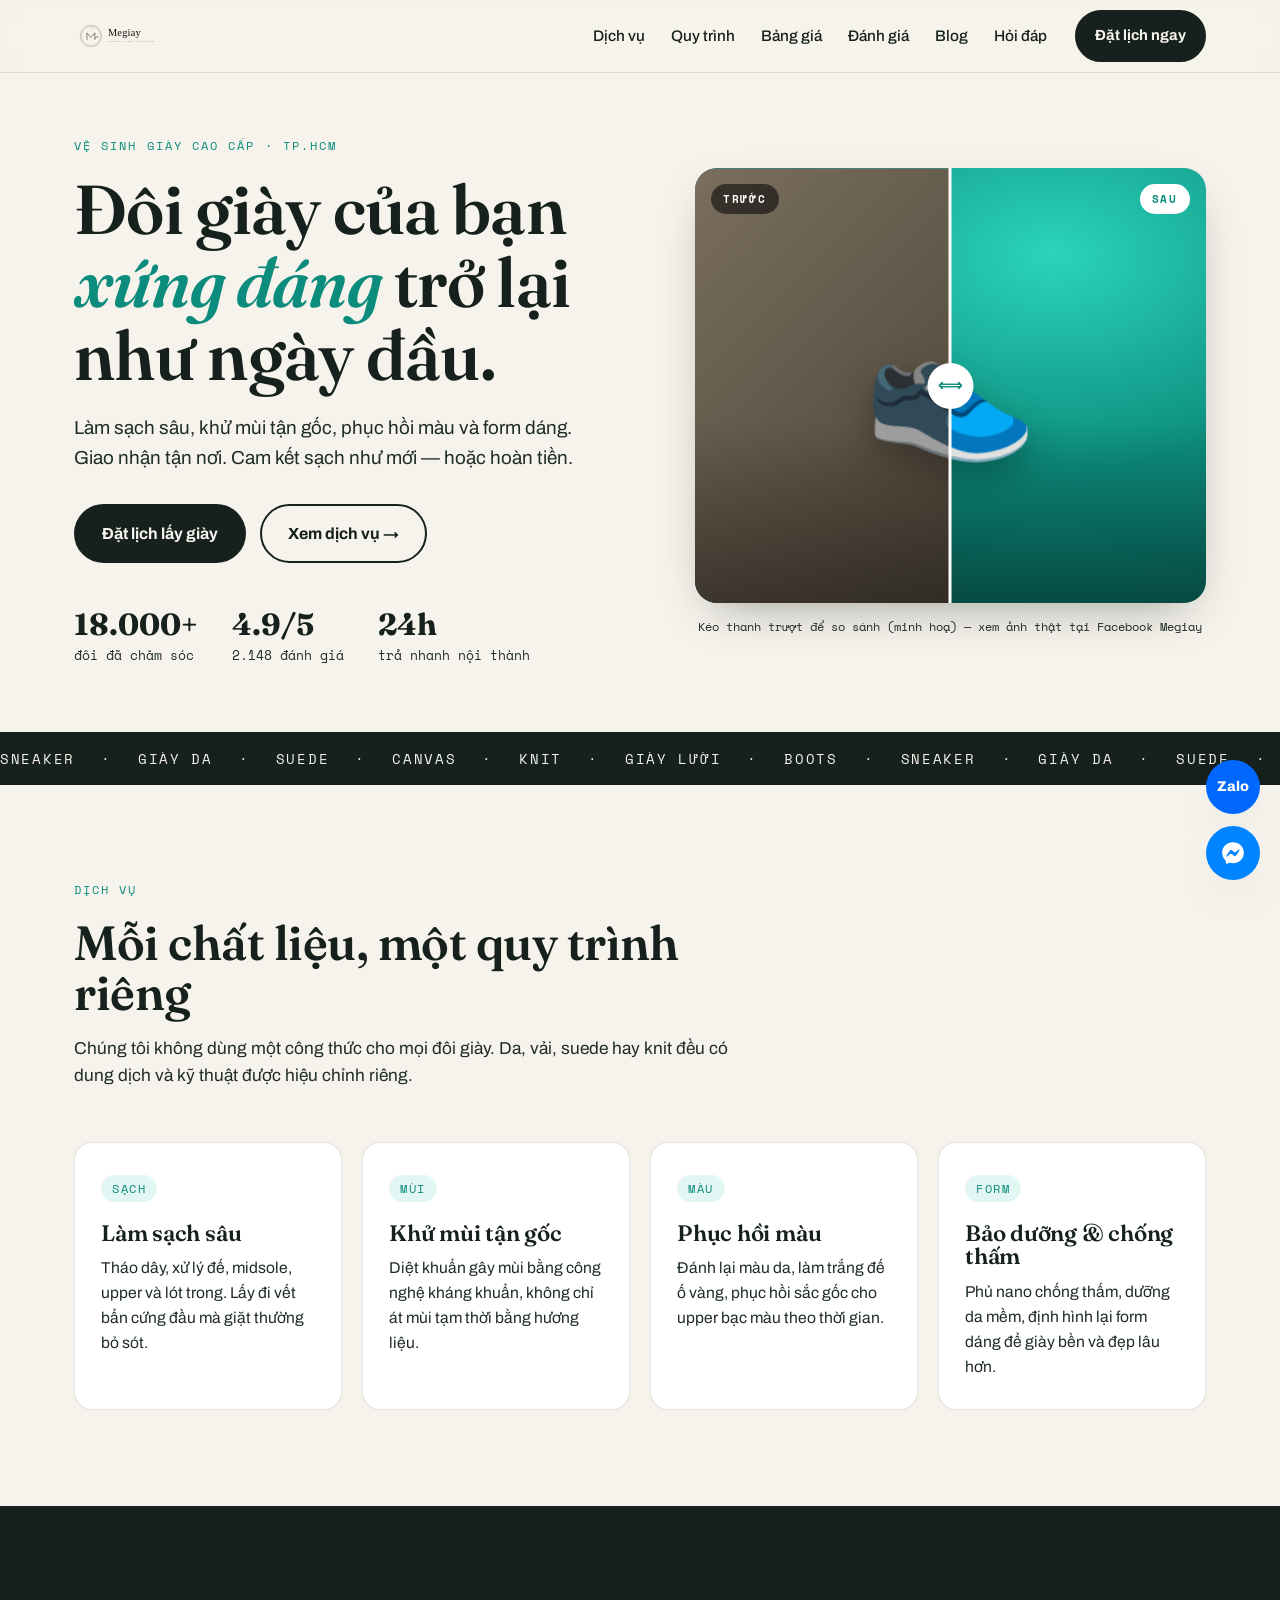
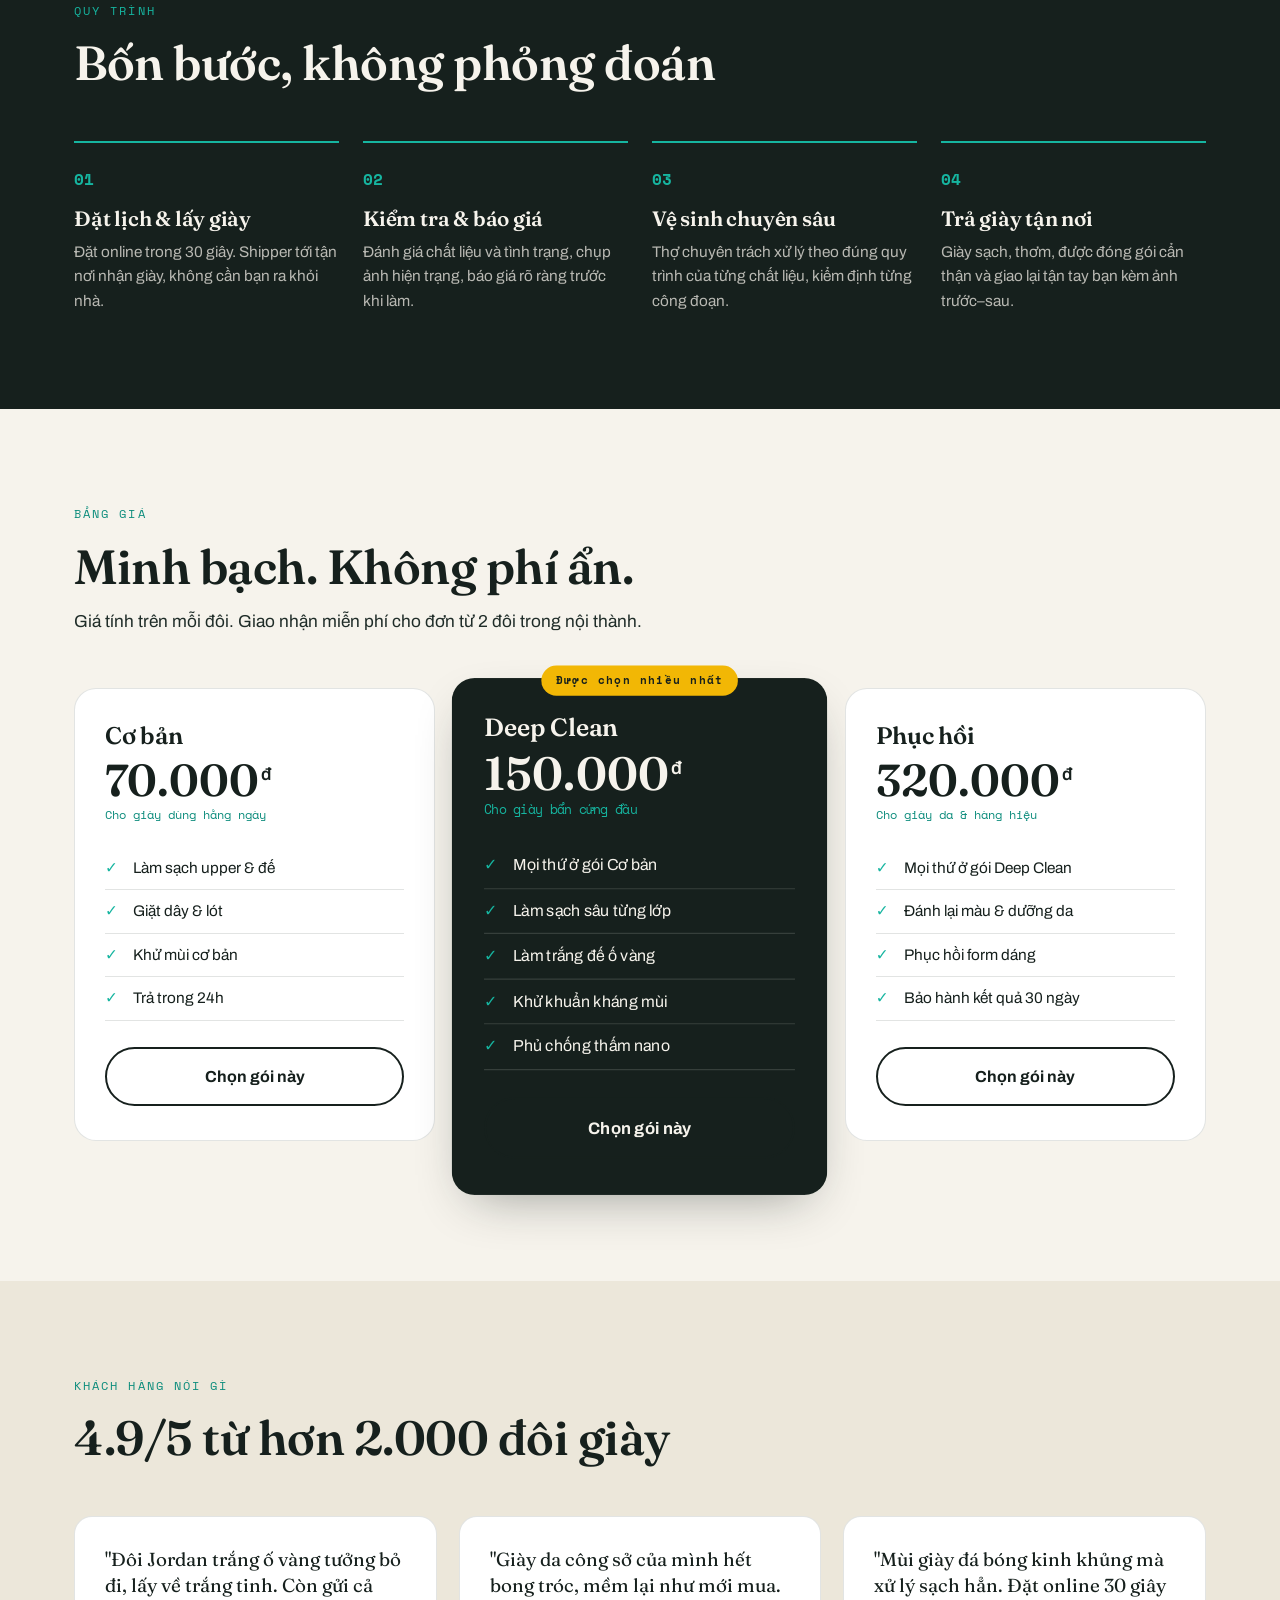
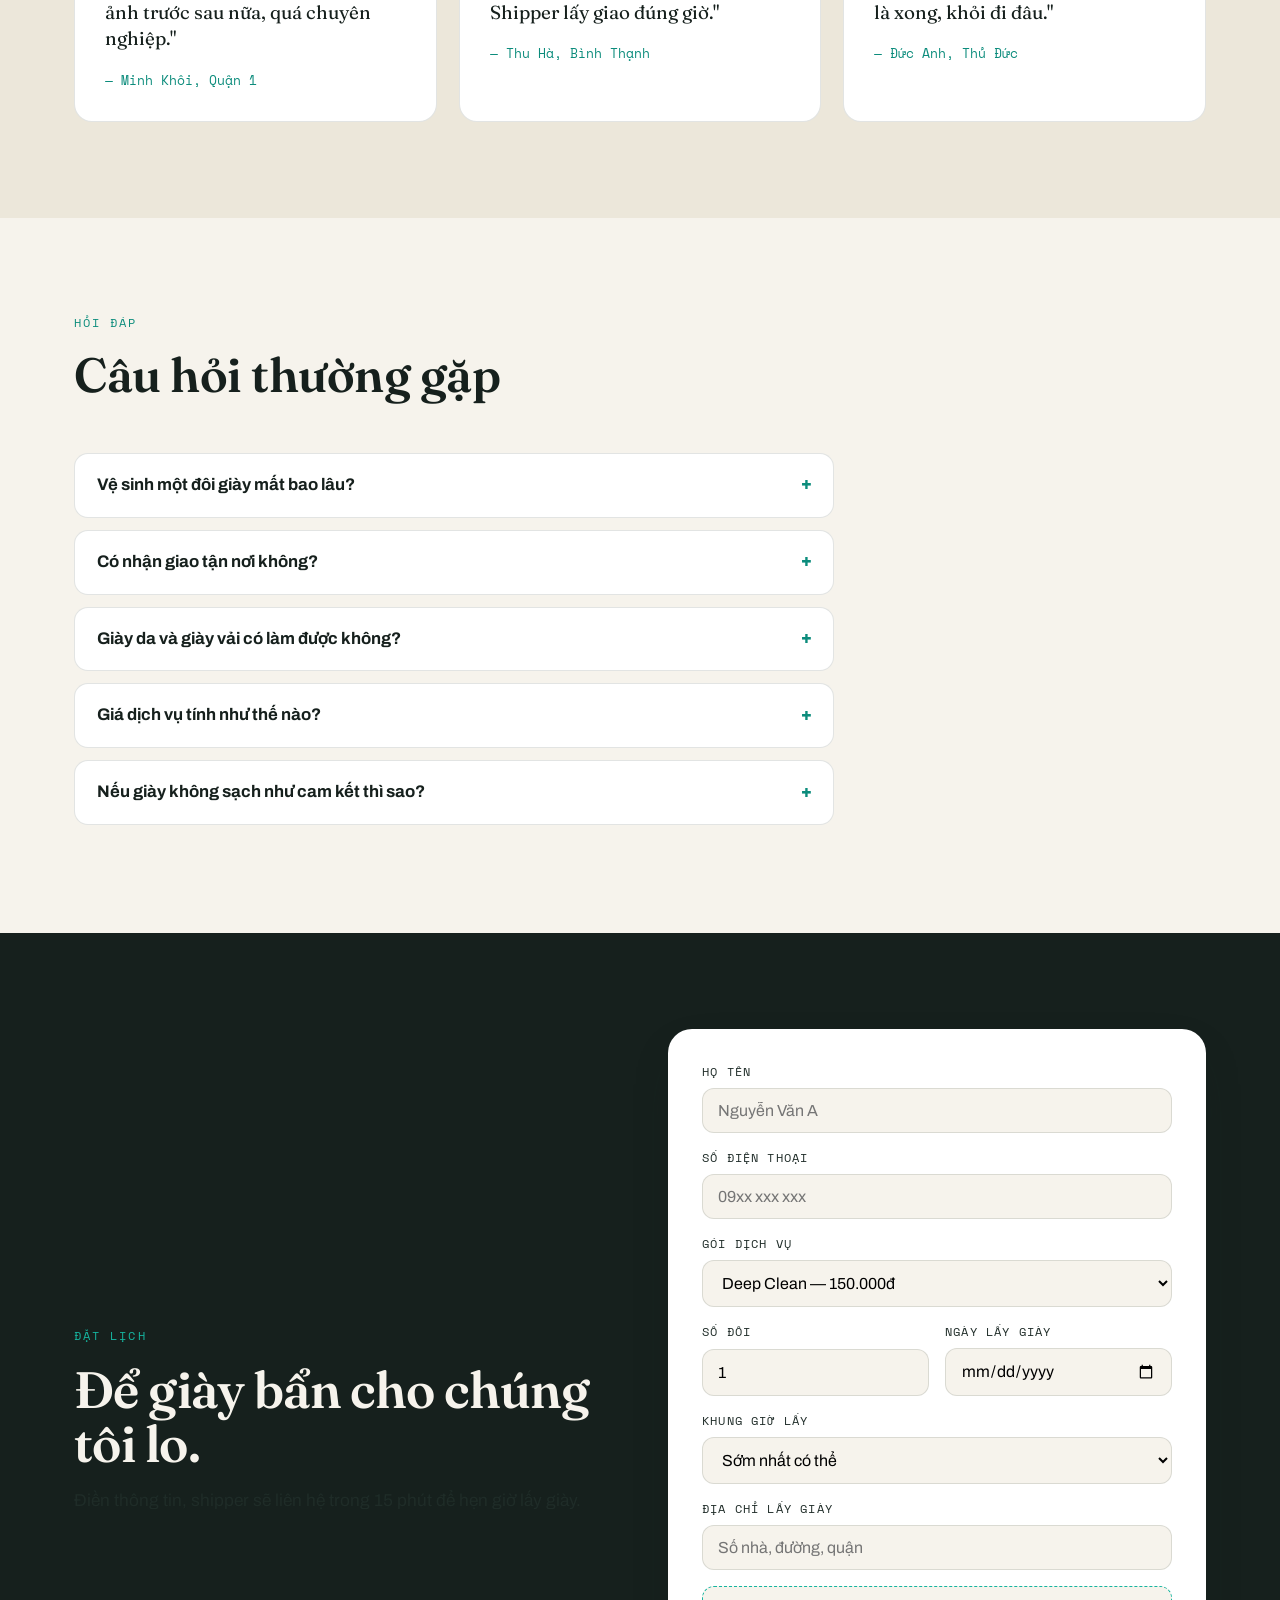
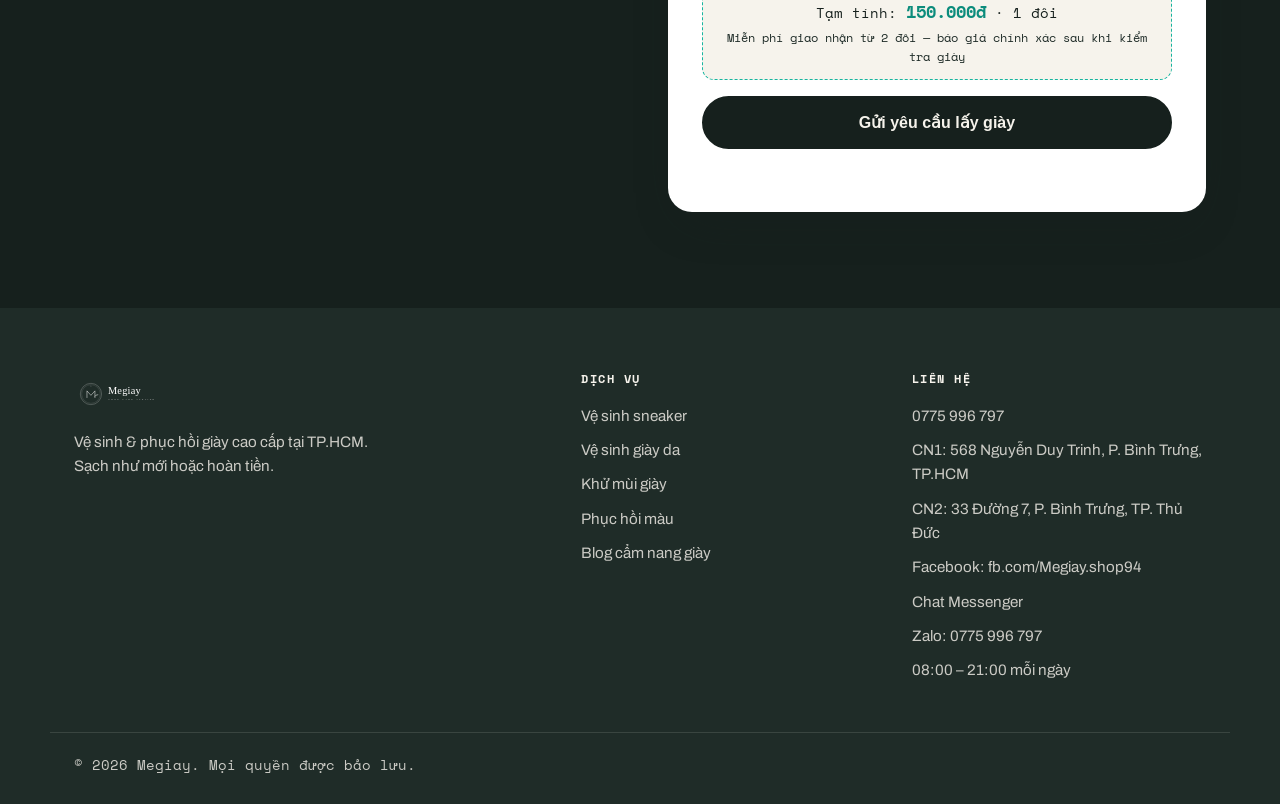
<file: index.html>
<!DOCTYPE html>
<html lang="vi">
<head>
<meta charset="UTF-8">
<meta name="viewport" content="width=device-width, initial-scale=1.0">

<!-- Google Analytics 4 -->
<script async src="https://www.googletagmanager.com/gtag/js?id=G-E467NPGTGD"></script>
<script>
  window.dataLayer = window.dataLayer || [];
  function gtag(){dataLayer.push(arguments);}
  gtag('js', new Date());
  gtag('config', 'G-E467NPGTGD');
</script>

<!-- Primary SEO -->
<title>Megiay — Dịch Vụ Vệ Sinh Giày Cao Cấp tại TP.HCM | Sạch Như Mới</title>
<meta name="description" content="Dịch vụ vệ sinh giày sneaker, giày da, giày lười chuyên nghiệp tại TP.HCM. Làm sạch sâu, khử mùi, phục hồi màu, bảo dưỡng. Nhận giao tận nơi, cam kết sạch như mới hoặc hoàn tiền.">
<meta name="keywords" content="vệ sinh giày, giặt giày, vệ sinh giày sneaker, làm sạch giày da, vệ sinh giày tphcm, giặt giày tận nơi, phục hồi giày, khử mùi giày">
<meta name="robots" content="index, follow, max-image-preview:large">
<meta name="author" content="Megiay">
<link rel="canonical" href="https://megiay.vercel.app/">
<link rel="icon" type="image/png" sizes="32x32" href="favicon-32.png">
<link rel="apple-touch-icon" sizes="180x180" href="favicon-180.png">

<!-- Open Graph -->
<meta property="og:type" content="website">
<meta property="og:locale" content="vi_VN">
<meta property="og:site_name" content="Megiay">
<meta property="og:title" content="Megiay — Vệ Sinh Giày Cao Cấp tại TP.HCM">
<meta property="og:description" content="Làm sạch sâu, khử mùi, phục hồi màu giày. Nhận & giao tận nơi. Cam kết sạch như mới hoặc hoàn tiền.">
<meta property="og:url" content="https://megiay.vercel.app/">
<meta property="og:image" content="https://megiay.vercel.app/images/og-cover.jpg">

<!-- Twitter -->
<meta name="twitter:card" content="summary_large_image">
<meta name="twitter:title" content="Megiay — Vệ Sinh Giày Cao Cấp">
<meta name="twitter:description" content="Làm sạch sâu, khử mùi, phục hồi màu giày tại TP.HCM. Sạch như mới hoặc hoàn tiền.">

<link rel="preconnect" href="https://fonts.googleapis.com">
<link rel="preconnect" href="https://fonts.gstatic.com" crossorigin>
<link href="https://fonts.googleapis.com/css2?family=Archivo:wght@400;500;700;800&family=Fraunces:opsz,wght@9..144,400;9..144,600;9..144,700&family=Space+Mono:wght@400;700&display=swap" rel="stylesheet">
<link rel="stylesheet" href="assets/css/style.css">

<!-- Structured Data: LocalBusiness -->
<script type="application/ld+json">
{
  "@context": "https://schema.org",
  "@type": "LocalBusiness",
  "name": "Megiay",
  "image": "https://megiay.vercel.app/images/og-cover.jpg",
  "description": "Dịch vụ vệ sinh, làm sạch và phục hồi giày sneaker, giày da chuyên nghiệp tại TP.HCM.",
  "@id": "https://megiay.vercel.app/",
  "url": "https://megiay.vercel.app/",
  "telephone": "+84775996797",
  "priceRange": "₫₫",
  "address": {
    "@type": "PostalAddress",
    "streetAddress": "568 Nguyễn Duy Trinh, Phường Bình Trưng",
    "addressLocality": "TP. Hồ Chí Minh",
    "addressCountry": "VN"
  },
  "geo": { "@type": "GeoCoordinates", "latitude": 10.787894, "longitude": 106.776201 },
  "hasMap": "https://www.google.com/maps?q=10.787894,106.776201",
  "sameAs": ["https://www.facebook.com/Megiay.shop94", "https://zalo.me/0775996797"],
  "openingHoursSpecification": {
    "@type": "OpeningHoursSpecification",
    "dayOfWeek": ["Monday","Tuesday","Wednesday","Thursday","Friday","Saturday","Sunday"],
    "opens": "08:00", "closes": "21:00"
  },
  "aggregateRating": { "@type": "AggregateRating", "ratingValue": "4.9", "reviewCount": "2148" }
}
</script>
<!-- Structured Data: LocalBusiness — Chi nhánh Thủ Đức -->
<script type="application/ld+json">
{
  "@context": "https://schema.org",
  "@type": "LocalBusiness",
  "name": "Megiay — Chi nhánh Thủ Đức",
  "image": "https://megiay.vercel.app/images/og-cover.jpg",
  "description": "Chi nhánh vệ sinh, làm sạch và phục hồi giày Megiay tại TP. Thủ Đức.",
  "@id": "https://megiay.vercel.app/#thuduc",
  "url": "https://megiay.vercel.app/",
  "telephone": "+84775996797",
  "priceRange": "₫₫",
  "parentOrganization": { "@type": "Organization", "name": "Megiay", "@id": "https://megiay.vercel.app/" },
  "address": {
    "@type": "PostalAddress",
    "streetAddress": "33 Đường 7, Phường Bình Trưng",
    "addressLocality": "TP. Thủ Đức, TP. Hồ Chí Minh",
    "addressCountry": "VN"
  },
  "hasMap": "https://maps.app.goo.gl/b6y9tKa2bbrD2FoD6",
  "openingHoursSpecification": {
    "@type": "OpeningHoursSpecification",
    "dayOfWeek": ["Monday","Tuesday","Wednesday","Thursday","Friday","Saturday","Sunday"],
    "opens": "08:00", "closes": "21:00"
  }
}
</script>
<!-- Structured Data: Services -->
<script type="application/ld+json">
{
  "@context": "https://schema.org",
  "@type": "Service",
  "serviceType": "Vệ sinh giày",
  "provider": { "@type": "LocalBusiness", "name": "Megiay" },
  "areaServed": { "@type": "City", "name": "TP. Hồ Chí Minh" },
  "hasOfferCatalog": {
    "@type": "OfferCatalog",
    "name": "Bảng dịch vụ vệ sinh giày",
    "itemListElement": [
      { "@type": "Offer", "itemOffered": { "@type": "Service", "name": "Vệ sinh cơ bản" }, "price": "70000", "priceCurrency": "VND" },
      { "@type": "Offer", "itemOffered": { "@type": "Service", "name": "Làm sạch sâu (Deep Clean)" }, "price": "150000", "priceCurrency": "VND" },
      { "@type": "Offer", "itemOffered": { "@type": "Service", "name": "Phục hồi & bảo dưỡng" }, "price": "320000", "priceCurrency": "VND" }
    ]
  }
}
</script>
<!-- Structured Data: FAQ -->
<script type="application/ld+json">
{
  "@context": "https://schema.org",
  "@type": "FAQPage",
  "mainEntity": [
    { "@type": "Question", "name": "Vệ sinh một đôi giày mất bao lâu?", "acceptedAnswer": { "@type": "Answer", "text": "Gói cơ bản hoàn thành trong 24 giờ. Làm sạch sâu và phục hồi cần 48–72 giờ tùy tình trạng giày." } },
    { "@type": "Question", "name": "Có nhận giao tận nơi không?", "acceptedAnswer": { "@type": "Answer", "text": "Có. Chúng tôi nhận và giao tận nơi trong nội thành TP.HCM, miễn phí cho đơn từ 2 đôi." } },
    { "@type": "Question", "name": "Giày da và giày vải có làm được không?", "acceptedAnswer": { "@type": "Answer", "text": "Được. Mỗi chất liệu có quy trình và dung dịch riêng: da, lộn, vải canvas, suede, knit." } },
    { "@type": "Question", "name": "Giá dịch vụ tính như thế nào?", "acceptedAnswer": { "@type": "Answer", "text": "Giá tính trên mỗi đôi: Cơ bản 70.000đ, Deep Clean 150.000đ, Phục hồi 320.000đ. Giao nhận miễn phí cho đơn từ 2 đôi trong nội thành TP.HCM, không phí ẩn." } },
    { "@type": "Question", "name": "Nếu giày không sạch như cam kết thì sao?", "acceptedAnswer": { "@type": "Answer", "text": "Chúng tôi cam kết sạch như mới hoặc hoàn tiền 100%. Gói Phục hồi còn được bảo hành kết quả 30 ngày." } }
  ]
}
</script>
</head>
<body>

<a class="skip-link" href="#main">Bỏ qua tới nội dung chính</a>

<header class="nav" id="top">
  <div class="wrap nav__inner">
    <a href="#top" class="brand" aria-label="Megiay trang chủ">
      <img src="assets/logo/megiay-horizontal-transparent.svg" alt="Megiay" class="brand__logo">
    </a>
    <nav class="nav__links" id="navLinks" aria-label="Điều hướng chính">
      <a href="#services">Dịch vụ</a>
      <a href="#process">Quy trình</a>
      <a href="#pricing">Bảng giá</a>
      <a href="#reviews">Đánh giá</a>
      <a href="blog/">Blog</a>
      <a href="#faq">Hỏi đáp</a>
    </nav>
    <a href="#book" class="btn btn--sm">Đặt lịch ngay</a>
    <button class="nav__burger" id="navBurger" aria-label="Mở menu" aria-expanded="false" aria-controls="navLinks">
      <span></span><span></span><span></span>
    </button>
  </div>
</header>

<main id="main">

<!-- HERO -->
<section class="hero">
  <div class="wrap hero__grid">
    <div class="hero__copy">
      <p class="eyebrow">Vệ sinh giày cao cấp · TP.HCM</p>
      <h1>Đôi giày của bạn<br><em>xứng đáng</em> trở lại<br>như ngày đầu.</h1>
      <p class="lede">Làm sạch sâu, khử mùi tận gốc, phục hồi màu và form dáng. Giao nhận tận nơi. Cam kết sạch như mới — hoặc hoàn tiền.</p>
      <div class="hero__cta">
        <a href="#book" class="btn">Đặt lịch lấy giày</a>
        <a href="#services" class="btn btn--ghost">Xem dịch vụ →</a>
      </div>
      <ul class="hero__stats">
        <li><strong>18.000+</strong><span>đôi đã chăm sóc</span></li>
        <li><strong>4.9/5</strong><span>2.148 đánh giá</span></li>
        <li><strong>24h</strong><span>trả nhanh nội thành</span></li>
      </ul>
    </div>

    <figure class="ba" aria-label="So sánh giày trước và sau khi vệ sinh">
      <div class="ba__stage" id="ba">
        <div class="ba__after" aria-hidden="true"><span class="ba__tag ba__tag--after">SAU</span></div>
        <div class="ba__before" id="baBefore" aria-hidden="true"><span class="ba__tag ba__tag--before">TRƯỚC</span></div>
        <div class="ba__handle" id="baHandle"><span></span></div>
        <input class="ba__range" id="baRange" type="range" min="0" max="100" value="50" aria-label="Kéo để so sánh trước và sau">
      </div>
      <figcaption>Kéo thanh trượt để so sánh (minh hoạ) — xem ảnh thật tại Facebook Megiay</figcaption>
    </figure>
  </div>
  <div class="marquee" aria-hidden="true">
    <div class="marquee__track">
      <span>SNEAKER</span><span>·</span><span>GIÀY DA</span><span>·</span><span>SUEDE</span><span>·</span><span>CANVAS</span><span>·</span><span>KNIT</span><span>·</span><span>GIÀY LƯỜI</span><span>·</span><span>BOOTS</span><span>·</span>
      <span>SNEAKER</span><span>·</span><span>GIÀY DA</span><span>·</span><span>SUEDE</span><span>·</span><span>CANVAS</span><span>·</span><span>KNIT</span><span>·</span><span>GIÀY LƯỜI</span><span>·</span><span>BOOTS</span><span>·</span>
    </div>
  </div>
</section>

<!-- SERVICES -->
<section class="block" id="services">
  <div class="wrap">
    <header class="block__head">
      <p class="eyebrow">Dịch vụ</p>
      <h2>Mỗi chất liệu, một quy trình riêng</h2>
      <p class="block__sub">Chúng tôi không dùng một công thức cho mọi đôi giày. Da, vải, suede hay knit đều có dung dịch và kỹ thuật được hiệu chỉnh riêng.</p>
    </header>
    <div class="cards">
      <article class="card">
        <span class="card__no">Sạch</span>
        <h3>Làm sạch sâu</h3>
        <p>Tháo dây, xử lý đế, midsole, upper và lót trong. Lấy đi vết bẩn cứng đầu mà giặt thường bỏ sót.</p>
      </article>
      <article class="card">
        <span class="card__no">Mùi</span>
        <h3>Khử mùi tận gốc</h3>
        <p>Diệt khuẩn gây mùi bằng công nghệ kháng khuẩn, không chỉ át mùi tạm thời bằng hương liệu.</p>
      </article>
      <article class="card">
        <span class="card__no">Màu</span>
        <h3>Phục hồi màu</h3>
        <p>Đánh lại màu da, làm trắng đế ố vàng, phục hồi sắc gốc cho upper bạc màu theo thời gian.</p>
      </article>
      <article class="card">
        <span class="card__no">Form</span>
        <h3>Bảo dưỡng & chống thấm</h3>
        <p>Phủ nano chống thấm, dưỡng da mềm, định hình lại form dáng để giày bền và đẹp lâu hơn.</p>
      </article>
    </div>
  </div>
</section>

<!-- PROCESS -->
<section class="block block--ink" id="process">
  <div class="wrap">
    <header class="block__head">
      <p class="eyebrow eyebrow--light">Quy trình</p>
      <h2>Bốn bước, không phỏng đoán</h2>
    </header>
    <ol class="steps">
      <li class="step"><span class="step__n">01</span><h3>Đặt lịch & lấy giày</h3><p>Đặt online trong 30 giây. Shipper tới tận nơi nhận giày, không cần bạn ra khỏi nhà.</p></li>
      <li class="step"><span class="step__n">02</span><h3>Kiểm tra & báo giá</h3><p>Đánh giá chất liệu và tình trạng, chụp ảnh hiện trạng, báo giá rõ ràng trước khi làm.</p></li>
      <li class="step"><span class="step__n">03</span><h3>Vệ sinh chuyên sâu</h3><p>Thợ chuyên trách xử lý theo đúng quy trình của từng chất liệu, kiểm định từng công đoạn.</p></li>
      <li class="step"><span class="step__n">04</span><h3>Trả giày tận nơi</h3><p>Giày sạch, thơm, được đóng gói cẩn thận và giao lại tận tay bạn kèm ảnh trước–sau.</p></li>
    </ol>
  </div>
</section>

<!-- PRICING -->
<section class="block" id="pricing">
  <div class="wrap">
    <header class="block__head">
      <p class="eyebrow">Bảng giá</p>
      <h2>Minh bạch. Không phí ẩn.</h2>
      <p class="block__sub">Giá tính trên mỗi đôi. Giao nhận miễn phí cho đơn từ 2 đôi trong nội thành.</p>
    </header>
    <div class="plans">
      <article class="plan">
        <h3>Cơ bản</h3>
        <p class="plan__price">70.000<span>đ</span></p>
        <p class="plan__for">Cho giày dùng hằng ngày</p>
        <ul>
          <li>Làm sạch upper & đế</li>
          <li>Giặt dây & lót</li>
          <li>Khử mùi cơ bản</li>
          <li>Trả trong 24h</li>
        </ul>
        <a href="#book" class="btn btn--ghost btn--full">Chọn gói này</a>
      </article>
      <article class="plan plan--featured">
        <span class="plan__badge">Được chọn nhiều nhất</span>
        <h3>Deep Clean</h3>
        <p class="plan__price">150.000<span>đ</span></p>
        <p class="plan__for">Cho giày bẩn cứng đầu</p>
        <ul>
          <li>Mọi thứ ở gói Cơ bản</li>
          <li>Làm sạch sâu từng lớp</li>
          <li>Làm trắng đế ố vàng</li>
          <li>Khử khuẩn kháng mùi</li>
          <li>Phủ chống thấm nano</li>
        </ul>
        <a href="#book" class="btn btn--full">Chọn gói này</a>
      </article>
      <article class="plan">
        <h3>Phục hồi</h3>
        <p class="plan__price">320.000<span>đ</span></p>
        <p class="plan__for">Cho giày da & hàng hiệu</p>
        <ul>
          <li>Mọi thứ ở gói Deep Clean</li>
          <li>Đánh lại màu & dưỡng da</li>
          <li>Phục hồi form dáng</li>
          <li>Bảo hành kết quả 30 ngày</li>
        </ul>
        <a href="#book" class="btn btn--ghost btn--full">Chọn gói này</a>
      </article>
    </div>
  </div>
</section>

<!-- REVIEWS -->
<section class="block block--soft" id="reviews">
  <div class="wrap">
    <header class="block__head">
      <p class="eyebrow">Khách hàng nói gì</p>
      <h2>4.9/5 từ hơn 2.000 đôi giày</h2>
    </header>
    <div class="quotes">
      <blockquote class="quote">
        <p>"Đôi Jordan trắng ố vàng tưởng bỏ đi, lấy về trắng tinh. Còn gửi cả ảnh trước sau nữa, quá chuyên nghiệp."</p>
        <footer>— Minh Khôi, Quận 1</footer>
      </blockquote>
      <blockquote class="quote">
        <p>"Giày da công sở của mình hết bong tróc, mềm lại như mới mua. Shipper lấy giao đúng giờ."</p>
        <footer>— Thu Hà, Bình Thạnh</footer>
      </blockquote>
      <blockquote class="quote">
        <p>"Mùi giày đá bóng kinh khủng mà xử lý sạch hẳn. Đặt online 30 giây là xong, khỏi đi đâu."</p>
        <footer>— Đức Anh, Thủ Đức</footer>
      </blockquote>
    </div>
  </div>
</section>

<!-- FAQ -->
<section class="block" id="faq">
  <div class="wrap">
    <header class="block__head">
      <p class="eyebrow">Hỏi đáp</p>
      <h2>Câu hỏi thường gặp</h2>
    </header>
    <div class="faq">
      <details class="faq__item">
        <summary>Vệ sinh một đôi giày mất bao lâu?</summary>
        <p>Gói cơ bản hoàn thành trong 24 giờ. Làm sạch sâu và phục hồi cần 48–72 giờ tùy tình trạng giày.</p>
      </details>
      <details class="faq__item">
        <summary>Có nhận giao tận nơi không?</summary>
        <p>Có. Chúng tôi nhận và giao tận nơi trong nội thành TP.HCM, miễn phí cho đơn từ 2 đôi.</p>
      </details>
      <details class="faq__item">
        <summary>Giày da và giày vải có làm được không?</summary>
        <p>Được. Mỗi chất liệu có quy trình và dung dịch riêng: da, lộn, vải canvas, suede, knit.</p>
      </details>
      <details class="faq__item">
        <summary>Giá dịch vụ tính như thế nào?</summary>
        <p>Giá tính trên mỗi đôi: Cơ bản 70.000đ, Deep Clean 150.000đ, Phục hồi 320.000đ. Giao nhận miễn phí cho đơn từ 2 đôi trong nội thành TP.HCM, không phí ẩn.</p>
      </details>
      <details class="faq__item">
        <summary>Nếu giày không sạch như cam kết thì sao?</summary>
        <p>Chúng tôi cam kết sạch như mới hoặc hoàn tiền 100%. Gói Phục hồi còn được bảo hành kết quả 30 ngày.</p>
      </details>
    </div>
  </div>
</section>

<!-- BOOK / CTA -->
<section class="block book" id="book">
  <div class="wrap book__inner">
    <div class="book__copy">
      <p class="eyebrow eyebrow--light">Đặt lịch</p>
      <h2>Để giày bẩn cho chúng tôi lo.</h2>
      <p class="block__sub">Điền thông tin, shipper sẽ liên hệ trong 15 phút để hẹn giờ lấy giày.</p>
    </div>
    <form class="book__form" id="bookForm" novalidate>
      <input type="text" name="website" tabindex="-1" autocomplete="off" aria-hidden="true" style="position:absolute;left:-9999px;width:1px;height:1px;opacity:0">
      <div class="field">
        <label for="name">Họ tên</label>
        <input id="name" name="name" type="text" required autocomplete="name" placeholder="Nguyễn Văn A">
      </div>
      <div class="field">
        <label for="phone">Số điện thoại</label>
        <input id="phone" name="phone" type="tel" required autocomplete="tel" placeholder="09xx xxx xxx" maxlength="16">
      </div>
      <div class="field">
        <label for="service">Gói dịch vụ</label>
        <select id="service" name="service">
          <option>Cơ bản — 70.000đ</option>
          <option selected>Deep Clean — 150.000đ</option>
          <option>Phục hồi — 320.000đ</option>
          <option>Tư vấn thêm</option>
        </select>
      </div>
      <div class="form__row">
        <div class="field">
          <label for="pairs">Số đôi</label>
          <input id="pairs" name="pairs" type="number" min="1" max="20" value="1" inputmode="numeric">
        </div>
        <div class="field">
          <label for="pickupDate">Ngày lấy giày</label>
          <input id="pickupDate" name="pickupDate" type="date">
        </div>
      </div>
      <div class="field">
        <label for="slot">Khung giờ lấy</label>
        <select id="slot" name="slot">
          <option selected>Sớm nhất có thể</option>
          <option>Sáng (8h–12h)</option>
          <option>Chiều (12h–17h)</option>
          <option>Tối (17h–21h)</option>
        </select>
      </div>
      <div class="field">
        <label for="addr">Địa chỉ lấy giày</label>
        <input id="addr" name="addr" type="text" autocomplete="street-address" placeholder="Số nhà, đường, quận">
      </div>
      <p class="estimate" id="estimate" aria-live="polite"></p>
      <button class="btn btn--full" type="submit">Gửi yêu cầu lấy giày</button>
      <p class="book__note" id="formMsg" role="status"></p>
    </form>
  </div>
</section>

</main>

<footer class="foot">
  <div class="wrap foot__grid">
    <div>
      <a href="#top" class="brand brand--foot" aria-label="Megiay trang chủ">
        <img src="assets/logo/megiay-horizontal-dark-transparent.svg" alt="Megiay" class="brand__logo">
      </a>
      <p>Vệ sinh & phục hồi giày cao cấp tại TP.HCM. Sạch như mới hoặc hoàn tiền.</p>
    </div>
    <div>
      <h4>Dịch vụ</h4>
      <a href="#services">Vệ sinh sneaker</a>
      <a href="#services">Vệ sinh giày da</a>
      <a href="#services">Khử mùi giày</a>
      <a href="#services">Phục hồi màu</a>
      <a href="blog/">Blog cẩm nang giày</a>
    </div>
    <div>
      <h4>Liên hệ</h4>
      <a href="tel:+84775996797">0775 996 797</a>
      <a href="https://www.google.com/maps?q=10.787894,106.776201" target="_blank" rel="noopener">CN1: 568 Nguyễn Duy Trinh, P. Bình Trưng, TP.HCM</a>
      <a href="https://maps.app.goo.gl/b6y9tKa2bbrD2FoD6" target="_blank" rel="noopener">CN2: 33 Đường 7, P. Bình Trưng, TP. Thủ Đức</a>
      <a href="https://www.facebook.com/Megiay.shop94" target="_blank" rel="noopener">Facebook: fb.com/Megiay.shop94</a>
      <a href="https://m.me/Megiay.shop94" target="_blank" rel="noopener">Chat Messenger</a>
      <a href="https://zalo.me/0775996797" target="_blank" rel="noopener">Zalo: 0775 996 797</a>
      <span class="foot__hours">08:00 – 21:00 mỗi ngày</span>
    </div>
  </div>
  <div class="wrap foot__bar"><p>© 2026 Megiay. Mọi quyền được bảo lưu.</p></div>
</footer>

<!-- Floating contact buttons -->
<div class="floats" aria-label="Kênh liên hệ nhanh">
  <a href="https://zalo.me/0775996797" class="float-btn float-btn--zalo" target="_blank" rel="noopener" aria-label="Chat với chúng tôi qua Zalo">
    <span class="float-btn__word" aria-hidden="true">Zalo</span>
  </a>
  <a href="https://m.me/Megiay.shop94" class="float-btn float-btn--msgr" target="_blank" rel="noopener" aria-label="Chat với chúng tôi qua Facebook Messenger">
    <svg viewBox="0 0 24 24" width="26" height="26" fill="currentColor" aria-hidden="true">
      <path d="M12 2C6.36 2 2 6.13 2 11.7c0 2.91 1.19 5.44 3.14 7.17.16.15.26.35.27.57l.05 1.78c.02.57.6.94 1.12.71l1.98-.87c.17-.08.36-.09.53-.04.91.25 1.88.38 2.91.38 5.64 0 10-4.13 10-9.7S17.64 2 12 2zm6 7.46-2.94 4.66c-.47.74-1.47.93-2.17.4l-2.34-1.75a.6.6 0 0 0-.72 0l-3.16 2.4c-.42.32-.97-.18-.69-.63l2.94-4.66c.47-.74 1.47-.93 2.17-.4l2.34 1.75c.21.16.51.16.72 0l3.16-2.4c.42-.32.97.18.69.63z"/>
    </svg>
  </a>
</div>

<!-- Sticky mobile CTA bar -->
<div class="mobilebar" aria-label="Hành động nhanh">
  <a href="tel:+84775996797" class="mobilebar__call">📞 Gọi ngay</a>
  <a href="#book" class="mobilebar__book">Đặt lịch lấy giày</a>
</div>

<script src="assets/js/main.js"></script>
</body>
</html>
</file>
<file: assets/css/style.css>
:root{
  --ink:#16201d;        /* deep pine ink */
  --ink-2:#1f2c28;
  --paper:#f6f3ec;      /* warm off-white */
  --paper-2:#ece7da;
  --foam:#16b5a0;       /* cleanser teal-green */
  --foam-deep:#0c8c7c;
  --citrus:#f2b705;     /* accent pop */
  --line:rgba(22,32,29,.12);
  --shadow:0 18px 50px -20px rgba(22,32,29,.45);
  --maxw:1180px;
}
*{box-sizing:border-box;margin:0;padding:0}
html{scroll-behavior:smooth}
body{
  background:var(--paper);color:var(--ink);
  font-family:"Archivo",system-ui,sans-serif;
  font-size:18px;line-height:1.6;-webkit-font-smoothing:antialiased;
}
h1,h2,h3,h4{font-family:"Fraunces",Georgia,serif;line-height:1.05;letter-spacing:-.01em;font-weight:600}
em{font-style:italic;color:var(--foam-deep)}
a{color:inherit;text-decoration:none}
.wrap{max-width:var(--maxw);margin:0 auto;padding:0 24px}
.eyebrow{font-family:"Space Mono",monospace;text-transform:uppercase;letter-spacing:.18em;font-size:.72rem;color:var(--foam-deep);margin-bottom:18px}
.eyebrow--light{color:var(--foam)}
.skip-link{position:absolute;left:-999px}
.skip-link:focus{left:16px;top:16px;background:var(--ink);color:#fff;padding:10px 16px;border-radius:8px;z-index:200}

/* Buttons */
.btn{display:inline-flex;align-items:center;justify-content:center;gap:.4em;
  background:var(--ink);color:var(--paper);font-weight:700;font-size:1rem;
  padding:15px 26px;border-radius:100px;border:2px solid var(--ink);cursor:pointer;
  transition:transform .15s ease,background .2s ease,color .2s ease}
.btn:hover{transform:translateY(-2px);background:var(--foam-deep);border-color:var(--foam-deep)}
.btn--ghost{background:transparent;color:var(--ink)}
.btn--ghost:hover{background:var(--ink);color:var(--paper);border-color:var(--ink)}
.btn--sm{padding:12px 18px;font-size:.92rem;min-height:44px}
.btn--full{width:100%}
.btn:focus-visible,a:focus-visible,input:focus-visible,select:focus-visible{outline:3px solid var(--citrus);outline-offset:2px}

/* Nav */
.nav{position:sticky;top:0;z-index:100;background:rgba(246,243,236,.85);backdrop-filter:blur(12px);border-bottom:1px solid var(--line)}
.nav__inner{display:flex;align-items:center;gap:28px;height:72px}
.brand{font-family:"Fraunces",serif;font-weight:700;font-size:1.35rem;display:flex;align-items:center;gap:.4em}
.brand__logo{height:34px;width:auto;display:block}
.nav__links{display:flex;gap:26px;margin-left:auto;font-weight:500;font-size:.96rem}
.nav__links a{position:relative;padding:4px 0}
.nav__links a::after{content:"";position:absolute;left:0;bottom:-2px;width:0;height:2px;background:var(--foam);transition:width .25s}
.nav__links a:hover::after{width:100%}

/* Hero */
.hero{padding:64px 0 0;overflow:hidden}
.hero__grid{display:grid;grid-template-columns:1.05fr .95fr;gap:56px;align-items:center}
.hero h1{font-size:clamp(2.6rem,5.4vw,4.6rem);font-weight:600}
.lede{font-size:1.18rem;margin:22px 0 30px;max-width:46ch;color:var(--ink-2)}
.hero__cta{display:flex;gap:14px;flex-wrap:wrap}
.hero__stats{list-style:none;display:flex;gap:34px;margin-top:46px;flex-wrap:wrap}
.hero__stats strong{font-family:"Fraunces",serif;font-size:1.9rem;display:block;line-height:1}
.hero__stats span{font-size:.82rem;color:var(--ink-2);font-family:"Space Mono",monospace}

/* Before / After */
.ba{margin:0}
.ba__stage{position:relative;width:100%;aspect-ratio:4/3.4;border-radius:22px;overflow:hidden;box-shadow:var(--shadow);user-select:none}
.ba__before,.ba__after{position:absolute;inset:0;background-size:cover;background-position:center}
.ba__after{background:
  radial-gradient(120% 90% at 70% 20%,#2bd4bd 0%,#0c8c7c 55%,#0a6b60 100%);}
.ba__before{width:100%;clip-path:inset(0 50% 0 0);background:
  linear-gradient(135deg,#7a6f5e 0%,#534a3d 60%,#3a342b 100%)}
.ba__after::before,.ba__before::before{
  content:"";position:absolute;inset:auto 0 0 0;height:42%;
  background:linear-gradient(to top,rgba(0,0,0,.35),transparent)}
/* sneaker silhouette */
.ba__after::after,.ba__before::after{
  content:"👟";position:absolute;left:50%;top:50%;transform:translate(-50%,-50%);font-size:140px;filter:drop-shadow(0 14px 18px rgba(0,0,0,.3))}
.ba__before::after{filter:grayscale(.7) brightness(.7) drop-shadow(0 14px 18px rgba(0,0,0,.3))}
.ba__tag{position:absolute;top:16px;font-family:"Space Mono",monospace;font-size:.7rem;letter-spacing:.16em;padding:6px 12px;border-radius:100px;z-index:3;font-weight:700}
.ba__tag--before{left:16px;background:rgba(0,0,0,.55);color:#fff}
.ba__tag--after{right:16px;background:#fff;color:var(--foam-deep)}
.ba__handle{position:absolute;top:0;bottom:0;left:50%;width:3px;background:#fff;transform:translateX(-50%);z-index:4;pointer-events:none}
.ba__handle span{position:absolute;top:50%;left:50%;transform:translate(-50%,-50%);width:46px;height:46px;border-radius:50%;background:#fff;box-shadow:var(--shadow);display:grid;place-items:center}
.ba__handle span::before{content:"⟺";color:var(--foam-deep);font-size:1.1rem;font-weight:700}
.ba__range{position:absolute;inset:0;width:100%;height:100%;opacity:0;cursor:ew-resize;z-index:5}
.ba figcaption{margin-top:14px;font-family:"Space Mono",monospace;font-size:.78rem;color:var(--ink-2);text-align:center}

/* Marquee */
.marquee{margin-top:64px;border-top:1px solid var(--line);border-bottom:1px solid var(--line);background:var(--ink);color:var(--paper);overflow:hidden;padding:14px 0}
.marquee__track{display:flex;gap:26px;white-space:nowrap;font-family:"Space Mono",monospace;letter-spacing:.12em;font-size:.9rem;animation:scroll 26s linear infinite;width:max-content}
.marquee__track span{color:var(--paper)}
@keyframes scroll{to{transform:translateX(-50%)}}

/* Blocks */
.block{padding:96px 0}
.block--ink{background:var(--ink);color:var(--paper)}
.block--soft{background:var(--paper-2)}
.block__head{max-width:660px;margin-bottom:52px}
.block__head h2{font-size:clamp(2rem,3.8vw,3rem)}
.block__sub{margin-top:16px;color:var(--ink-2);font-size:1.08rem}
.block--ink .block__sub{color:rgba(246,243,236,.7)}

/* Service cards */
.cards{display:grid;grid-template-columns:repeat(4,1fr);gap:20px}
.card{background:#fff;border:1px solid var(--line);border-radius:18px;padding:30px 26px;transition:transform .2s,box-shadow .2s}
.card:hover{transform:translateY(-6px);box-shadow:var(--shadow)}
.card__no{font-family:"Space Mono",monospace;font-size:.72rem;letter-spacing:.14em;text-transform:uppercase;color:var(--foam-deep);background:rgba(22,181,160,.12);padding:5px 11px;border-radius:100px}
.card h3{font-size:1.4rem;margin:20px 0 10px}
.card p{font-size:.98rem;color:var(--ink-2)}

/* Steps */
.steps{list-style:none;display:grid;grid-template-columns:repeat(4,1fr);gap:24px;counter-reset:s}
.step{border-top:2px solid var(--foam);padding-top:22px}
.step__n{font-family:"Space Mono",monospace;color:var(--foam);font-size:1rem;font-weight:700}
.step h3{font-size:1.3rem;margin:14px 0 10px;color:var(--paper)}
.step p{font-size:.96rem;color:rgba(246,243,236,.72)}

/* Pricing */
.plans{display:grid;grid-template-columns:repeat(3,1fr);gap:24px;align-items:start}
.plan{background:#fff;border:1px solid var(--line);border-radius:22px;padding:34px 30px;position:relative}
.plan--featured{background:var(--ink);color:var(--paper);transform:scale(1.04);box-shadow:var(--shadow)}
.plan__badge{position:absolute;top:-13px;left:50%;transform:translateX(-50%);background:var(--citrus);color:var(--ink);font-family:"Space Mono",monospace;font-size:.68rem;font-weight:700;letter-spacing:.1em;padding:6px 14px;border-radius:100px;white-space:nowrap}
.plan h3{font-size:1.5rem}
.plan__price{font-family:"Fraunces",serif;font-size:2.8rem;font-weight:600;margin:10px 0 2px;line-height:1}
.plan__price span{font-size:1.1rem;font-family:"Archivo";vertical-align:super;margin-left:2px}
.plan__for{font-family:"Space Mono",monospace;font-size:.78rem;color:var(--foam-deep);margin-bottom:22px}
.plan--featured .plan__for{color:var(--foam)}
.plan ul{list-style:none;margin-bottom:26px}
.plan li{padding:9px 0 9px 28px;position:relative;border-bottom:1px solid var(--line);font-size:.96rem}
.plan--featured li{border-color:rgba(246,243,236,.14)}
.plan li::before{content:"✓";position:absolute;left:0;color:var(--foam);font-weight:700}

/* Quotes */
.quotes{display:grid;grid-template-columns:repeat(3,1fr);gap:22px}
.quote{background:#fff;border:1px solid var(--line);border-radius:18px;padding:30px}
.quote p{font-family:"Fraunces",serif;font-size:1.18rem;line-height:1.4;margin-bottom:18px}
.quote footer{font-family:"Space Mono",monospace;font-size:.8rem;color:var(--foam-deep)}

/* Book */
.book{background:var(--ink);color:var(--paper)}
.book__inner{display:grid;grid-template-columns:1fr 1fr;gap:56px;align-items:center}
.book__copy h2{font-size:clamp(2rem,4vw,3.2rem)}
.book__form{background:#fff;color:var(--ink);border-radius:24px;padding:34px;display:grid;gap:16px;box-shadow:var(--shadow)}
.field{display:grid;gap:6px}
.form__row{display:grid;grid-template-columns:1fr 1fr;gap:16px}
.estimate{background:var(--paper);border:1.5px dashed var(--foam);border-radius:12px;padding:12px 16px;text-align:center;font-family:"Space Mono",monospace;font-size:.88rem;color:var(--ink)}
.estimate strong{color:var(--foam-deep);font-size:1.05rem}
.estimate small{display:block;margin-top:2px;color:var(--ink-2);font-size:.76rem}
.field label{font-family:"Space Mono",monospace;font-size:.74rem;letter-spacing:.1em;text-transform:uppercase;color:var(--ink-2)}
.field input,.field select{padding:13px 15px;border:1.5px solid var(--line);border-radius:12px;font-size:1rem;font-family:inherit;background:var(--paper)}
.field input:focus,.field select:focus{border-color:var(--foam);background:#fff}
.field input.field--error{border-color:#c0392b;background:#fdf3f2}
.book__note{font-family:"Space Mono",monospace;font-size:.82rem;color:var(--foam-deep);min-height:1em;text-align:center}

/* Footer */
.foot{background:var(--ink-2);color:rgba(246,243,236,.8);padding:64px 0 28px}
.foot__grid{display:grid;grid-template-columns:1.6fr 1fr 1fr;gap:36px}
.brand--foot{color:var(--paper);margin-bottom:14px}
.foot h4{color:var(--paper);font-family:"Space Mono",monospace;font-size:.78rem;letter-spacing:.12em;text-transform:uppercase;margin-bottom:14px;font-weight:700}
.foot__grid a{display:block;padding:5px 0;font-size:.95rem;transition:color .2s}
.foot__grid a:hover{color:var(--foam)}
.foot__grid p{font-size:.95rem;max-width:34ch}
.foot__bar{border-top:1px solid rgba(246,243,236,.12);margin-top:44px;padding-top:22px;font-size:.85rem;font-family:"Space Mono",monospace}
.foot__hours{display:block;padding:5px 0;font-size:.95rem}

/* Floating contact buttons (Zalo + Messenger) */
.floats{position:fixed;right:20px;bottom:20px;z-index:150;display:flex;flex-direction:column;gap:12px}
.float-btn{
  display:grid;place-items:center;width:54px;height:54px;
  color:#fff;border-radius:50%;box-shadow:var(--shadow);
  transition:transform .2s,box-shadow .2s}
.float-btn:hover{transform:translateY(-3px);box-shadow:0 18px 40px -12px rgba(0,0,0,.4)}
.float-btn--msgr{background:#0084ff}
.float-btn--zalo{background:#0068ff}
.float-btn__word{font-family:"Archivo",sans-serif;font-weight:800;font-size:.88rem;letter-spacing:.01em;color:#fff}

/* ============ BLOG ============ */
.breadcrumb{font-family:"Space Mono",monospace;font-size:.78rem;letter-spacing:.06em;color:var(--ink-2);padding:22px 0 0}
.breadcrumb a{color:var(--foam-deep)}
.breadcrumb a:hover{text-decoration:underline}

/* Blog listing header */
.blog-hero{padding:40px 0 8px}
.blog-hero h1{font-size:clamp(2.2rem,4.6vw,3.6rem);font-weight:600;max-width:16ch}
.blog-hero .lede{margin-top:18px}

/* Post grid */
.posts{display:grid;grid-template-columns:repeat(3,1fr);gap:24px;padding:20px 0 0}
.post-card{display:flex;flex-direction:column;background:#fff;border:1px solid var(--line);border-radius:18px;padding:28px 26px;transition:transform .2s,box-shadow .2s}
.post-card:hover{transform:translateY(-6px);box-shadow:var(--shadow)}
.post-card__thumb{display:block;margin:-28px -26px 20px;border-radius:18px 18px 0 0;overflow:hidden;aspect-ratio:16/10}
.post-card__thumb img{width:100%;height:100%;object-fit:cover;display:block;transition:transform .3s}
.post-card:hover .post-card__thumb img{transform:scale(1.04)}
.post-card__meta{font-family:"Space Mono",monospace;font-size:.72rem;letter-spacing:.12em;text-transform:uppercase;color:var(--foam-deep)}
.post-card h2{font-size:1.35rem;margin:14px 0 10px;line-height:1.18}
.post-card p{font-size:.96rem;color:var(--ink-2);flex:1}
.post-card__more{margin-top:18px;font-weight:700;color:var(--foam-deep)}
.posts__empty{grid-column:1/-1;color:var(--ink-2);font-family:"Space Mono",monospace;font-size:.9rem}

/* Article page */
.article{max-width:760px;margin:0 auto;padding:12px 0 40px}
.article__head{margin-bottom:28px}
.article__hero{margin:0 0 36px}
.article__hero img{width:100%;aspect-ratio:16/9;object-fit:cover;border-radius:20px;display:block}
.article__hero figcaption{margin-top:10px;font-family:"Space Mono",monospace;font-size:.72rem;color:var(--ink-2);text-align:right}
.article__hero a{color:var(--foam-deep)}
.article__meta{font-family:"Space Mono",monospace;font-size:.76rem;letter-spacing:.1em;text-transform:uppercase;color:var(--foam-deep);margin-bottom:14px}
.article h1{font-size:clamp(2rem,4.4vw,3.1rem);font-weight:600;line-height:1.08}
.article__lede{font-size:1.2rem;color:var(--ink-2);margin-top:20px;line-height:1.5}
.prose>*+*{margin-top:22px}
.prose h2{font-size:1.7rem;margin-top:44px}
.prose h3{font-size:1.28rem;margin-top:32px}
.prose p,.prose li{font-size:1.06rem;color:var(--ink-2);line-height:1.65}
.prose ul,.prose ol{padding-left:24px}
.prose li{margin-top:8px}
.prose a{color:var(--foam-deep);text-decoration:underline}
.prose strong{color:var(--ink)}
.prose blockquote{border-left:3px solid var(--foam);padding:6px 0 6px 22px;font-family:"Fraunces",serif;font-size:1.2rem;color:var(--ink)}
.prose img{max-width:100%;border-radius:14px}
.article__cta{margin-top:48px;background:var(--paper-2);border:1px solid var(--line);border-radius:20px;padding:32px 28px;text-align:center}
.article__cta h3{font-size:1.5rem;margin-bottom:10px}
.article__cta p{color:var(--ink-2);margin-bottom:20px}

@media(max-width:900px){
  .posts{grid-template-columns:1fr 1fr}
}
@media(max-width:560px){
  .posts{grid-template-columns:1fr}
}

/* FAQ */
.faq{max-width:760px}
.faq__item{border:1px solid var(--line);border-radius:14px;background:#fff;margin-bottom:12px;overflow:hidden}
.faq__item summary{cursor:pointer;padding:18px 22px;font-weight:700;font-size:1.05rem;list-style:none;position:relative;padding-right:48px}
.faq__item summary::-webkit-details-marker{display:none}
.faq__item summary::after{content:"+";position:absolute;right:20px;top:50%;transform:translateY(-50%);font-family:"Space Mono",monospace;font-size:1.3rem;color:var(--foam-deep);transition:transform .2s}
.faq__item[open] summary::after{transform:translateY(-50%) rotate(45deg)}
.faq__item p{padding:0 22px 18px;color:var(--ink-2);font-size:.98rem}

/* Related posts (blog) */
.related{margin-top:48px;border-top:1px solid var(--line);padding-top:28px}
.related h3{font-size:1.3rem;margin-bottom:16px}
.related ul{list-style:none;display:grid;gap:10px}
.related a{color:var(--foam-deep);font-weight:700;text-decoration:none}
.related a:hover{text-decoration:underline}

/* Hamburger (hidden on desktop) */
.nav__burger{display:none;background:none;border:0;cursor:pointer;padding:10px;margin-left:4px}
.nav__burger span{display:block;width:22px;height:2px;background:var(--ink);margin:5px 0;transition:transform .2s,opacity .2s}
.nav--open .nav__burger span:nth-child(1){transform:translateY(7px) rotate(45deg)}
.nav--open .nav__burger span:nth-child(2){opacity:0}
.nav--open .nav__burger span:nth-child(3){transform:translateY(-7px) rotate(-45deg)}

/* Sticky mobile CTA bar (hidden on desktop) */
.mobilebar{display:none}

/* Responsive */
@media(max-width:900px){
  .hero__grid,.book__inner{grid-template-columns:1fr;gap:38px}
  .cards,.steps,.plans,.quotes,.foot__grid{grid-template-columns:1fr 1fr}
  .plan--featured{transform:none}
  /* Mobile nav dropdown */
  .nav__burger{display:block}
  .nav__links{display:none;position:absolute;top:72px;left:0;right:0;background:var(--paper);border-bottom:1px solid var(--line);flex-direction:column;gap:0;padding:8px 24px 16px;box-shadow:0 18px 30px -18px rgba(22,32,29,.3)}
  .nav--open .nav__links{display:flex}
  .nav__links a{padding:14px 0;border-bottom:1px solid var(--line);font-size:1.05rem;min-height:44px;display:flex;align-items:center}
  .nav__links a:last-child{border-bottom:0}
  /* Sticky bottom CTA */
  .mobilebar{display:flex;position:fixed;left:0;right:0;bottom:0;z-index:140;gap:1px;background:var(--line);border-top:1px solid var(--line);padding-bottom:env(safe-area-inset-bottom)}
  .mobilebar a{flex:1;display:flex;align-items:center;justify-content:center;min-height:52px;font-weight:700;font-size:1rem}
  .mobilebar__call{background:#fff;color:var(--ink)}
  .mobilebar__book{background:var(--ink);color:var(--paper)}
  /* Nhường chỗ cho bar: đẩy floats + footer lên */
  .floats{bottom:84px}
  .foot{padding-bottom:88px}
}
@media(max-width:560px){
  body{font-size:17px}
  .cards,.steps,.plans,.quotes,.foot__grid{grid-template-columns:1fr}
  .hero__stats{gap:24px}
  .block{padding:64px 0}
}
@media(prefers-reduced-motion:reduce){
  *{animation:none!important;scroll-behavior:auto!important;transition:none!important}
}
</file>
